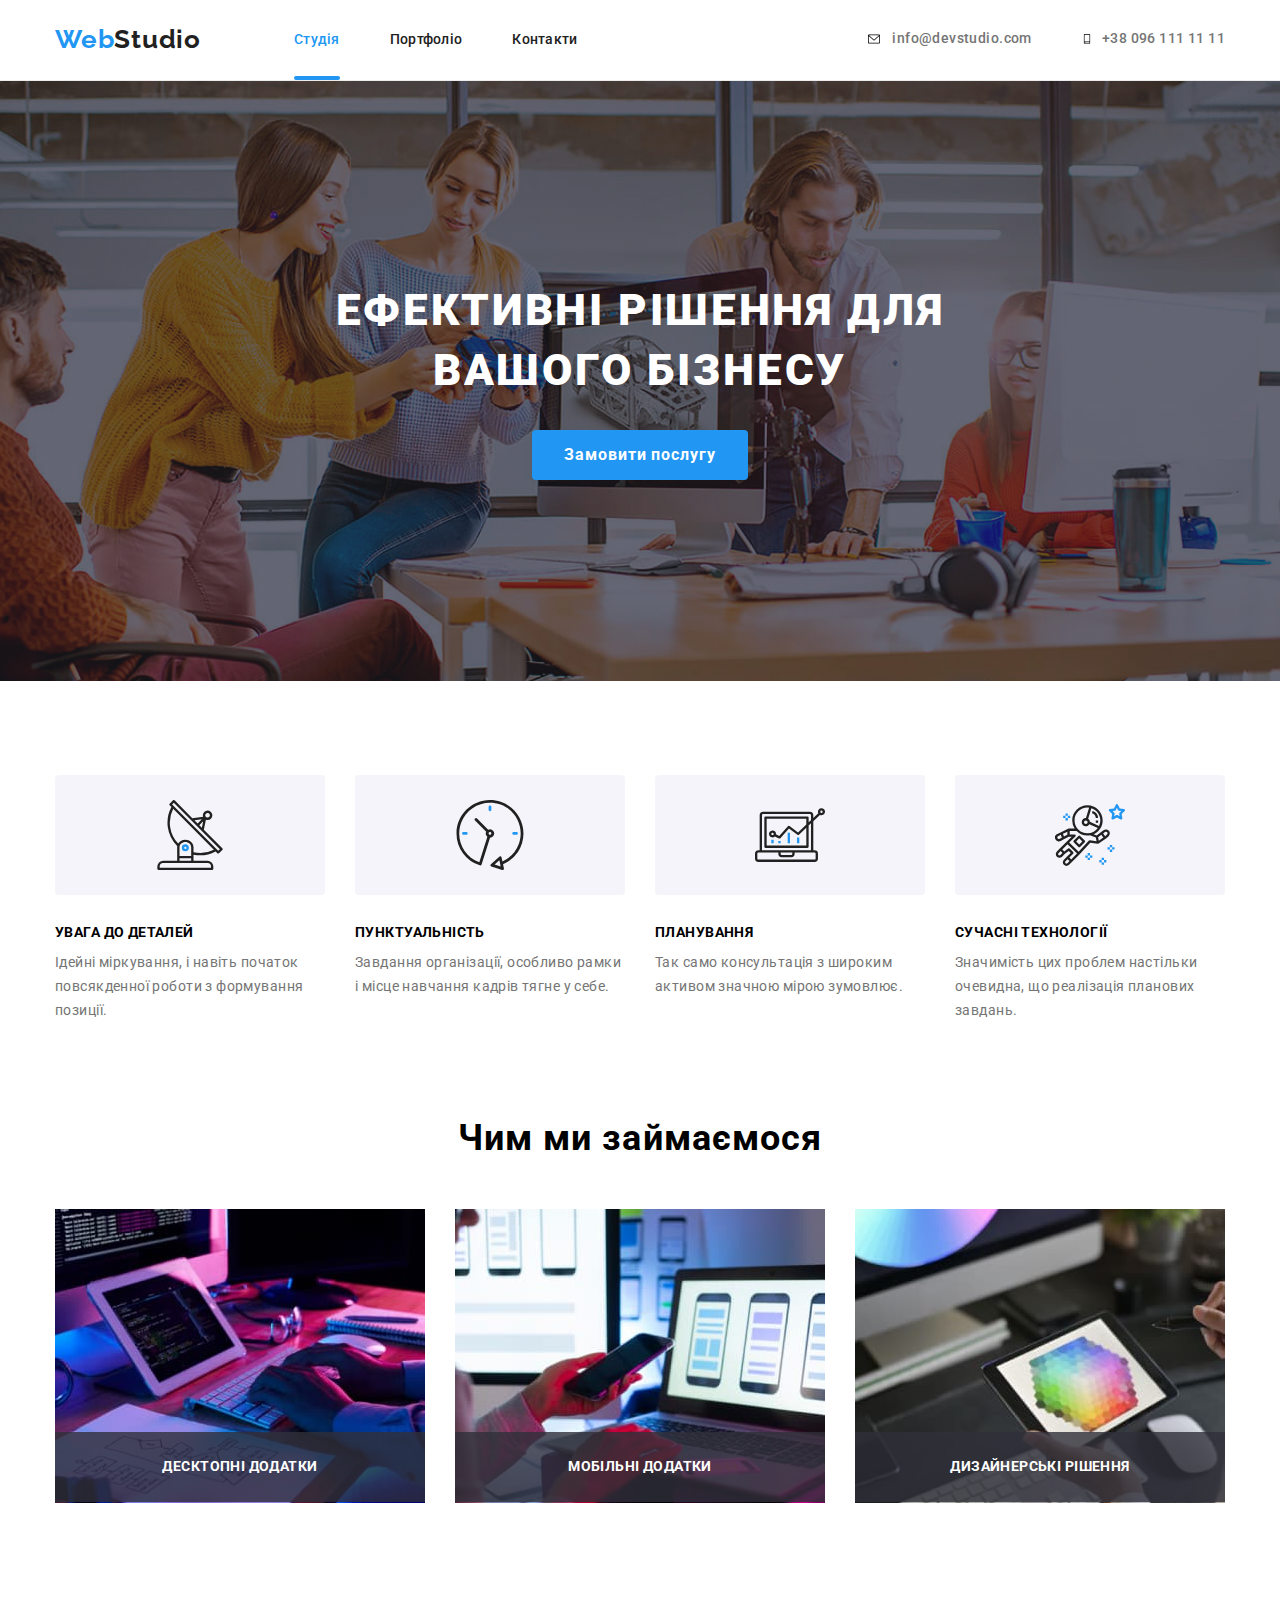
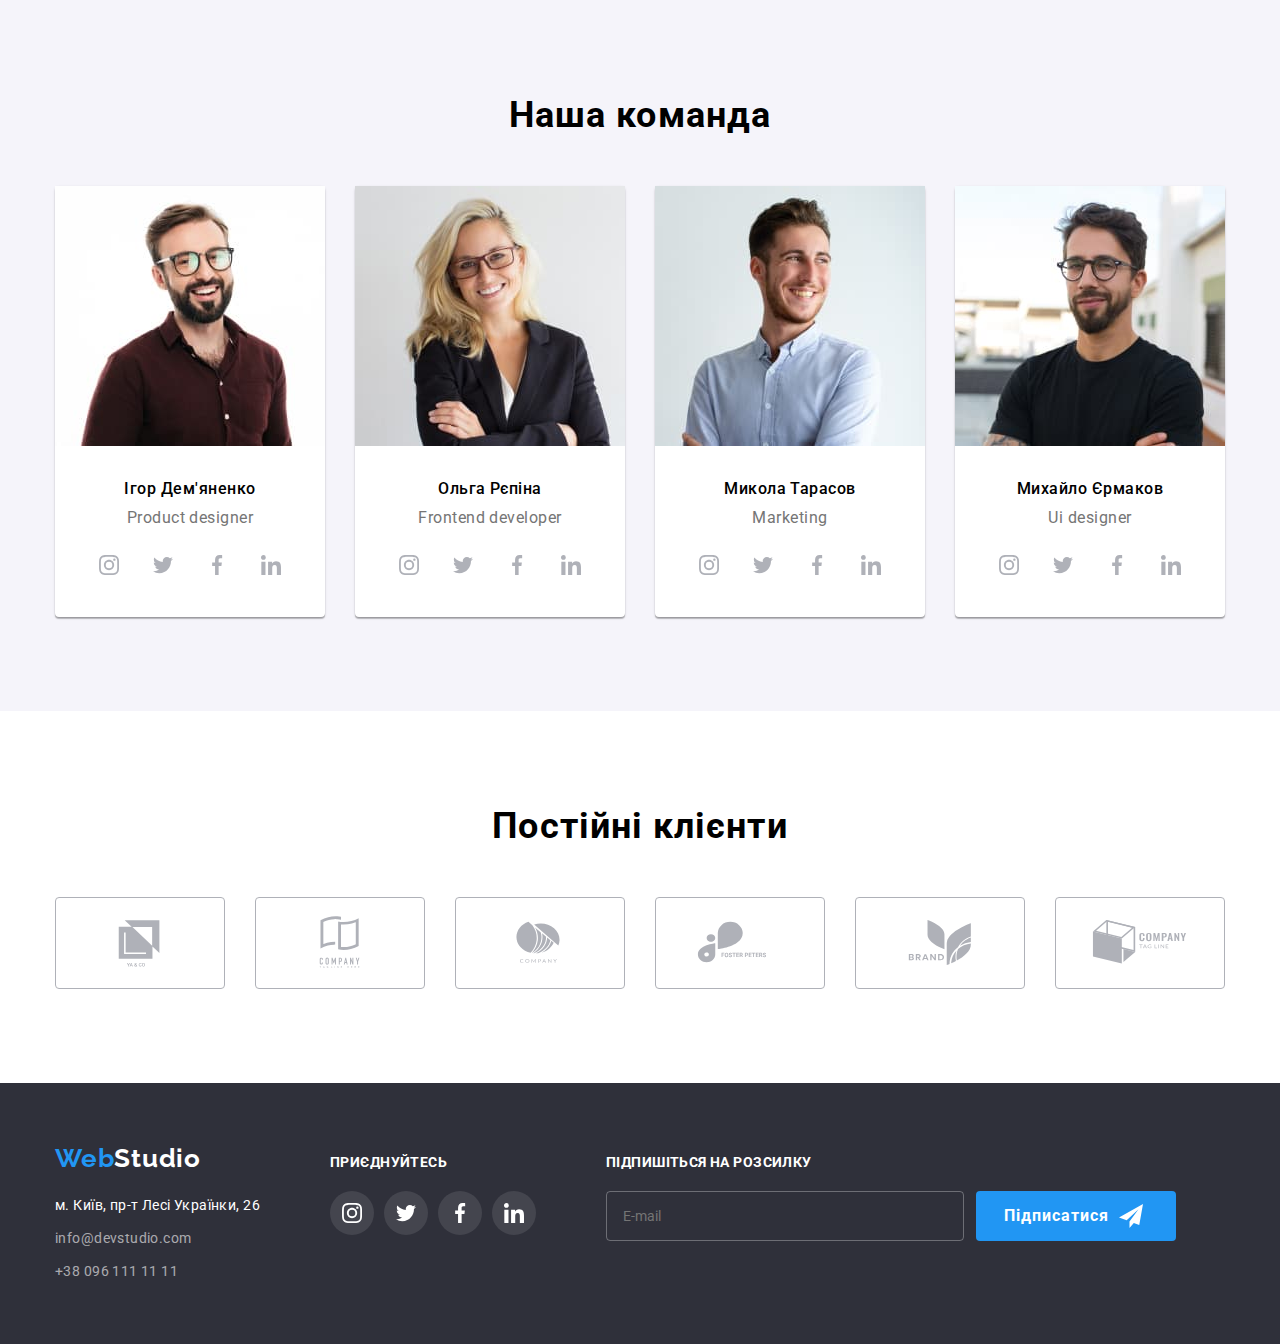
<file: index.html>
<!DOCTYPE html>
<html lang="uk">

<head>
    <meta charset="UTF-8">
    <meta http-equiv="X-UA-Compatible" content="IE=edge">
    <meta name="viewport" content="width=device-width, initial-scale=1.0">
    <title lang="en">WebStudio</title>
    <link rel="stylesheet"
        href="https://cdnjs.cloudflare.com/ajax/libs/modern-normalize/1.1.0/modern-normalize.min.css">
    <link rel="preconnect" href="https://fonts.googleapis.com">
    <link rel="preconnect" href="https://fonts.gstatic.com" crossorigin>
    <link
        href="https://fonts.googleapis.com/css2?family=Raleway:wght@700&family=Roboto:wght@400;500;700;900&display=swap"
        rel="stylesheet">
        <link rel="stylesheet" href="./css/main.min.css">
</head>

<body>
    <header class="header">
        <div class="container">
            <div class="header__container">
                <nav class="header__menu">
                    <a href="./index.html" class="header__logo">
                        <span class="header__logo--blue">web</span><span class="header__logo--black">Studio</span>
                    </a>
                    <ul class="header__nav">
                        <li>
                            <a href="./index.html" class="header__list--link header__list-emphasis">Студія</a>
                        </li>
                        <li>
                            <a href="./portfolio.html" class="header__list--link">Портфоліо</a>
                        </li>
                        <li>
                            <a href="#" class="header__list--link">Контакти</a>
                        </li>
                    </ul>
                </nav>
                <ul class="header__contacts">
                    <li>
                        <a href="mailto:info@devstudio.com" class="header__contact">
                            <span class="header__contact--position">
                                <svg width="16" height="12">
                                    <use href="./images/icons.svg#icon-envelope-hover"></use>
                                </svg>
                            info@devstudio.com</span></a>
                    </li>
                    <li>
                        <a href="tel:+380961111111" class="header__contact">
                            <span class="header__contact--position">
                                <svg width="10" height="16">
                                    <use href="./images/icons.svg#icon-smartphone"></use>
                                </svg>
                                +38 096 111 11 11</span></a>
                    </li>
                </ul>
            </div>
        </div>
    </header>
    <main>
        <section class="hero-section">
            <div class="container">
                <h1 class="hero-section__title">Ефективні рішення для вашого бізнесу</h1>
                <button type="button" class="hero-section__button" data-modal-open>Замовити послугу</button>
            </div>
        </section>
        <section class="benefits-section">
            <div class="container">
                <div class="benefits-section__container">
                    <ul class="benefits-section__list">
                        <li>
                            <div class="benefits-section__card">
                                <svg width="70" height="70">
                                    <use href="./images/icons.svg#icon-antenna-1"></use>
                                </svg>
                            </div>
                            <h3 class="benefits-section__title">
                                Увага до деталей
                            </h3>
                            <p class="benefits-section__paragraph">Ідейні міркування, і навіть початок повсякденної роботи з
                                формування позиції.</p>
                        </li>
                        <li>
                            <div class="benefits-section__card">
                                <svg width="70" height="70">
                                        <use href="./images/icons.svg#icon-clock-1"></use>
                                    </svg>
                                </span>
                            </div>
                            <h3 class="benefits-section__title">
                                Пунктуальність
                            </h3>
                            <p class="benefits-section__paragraph">Завдання організації, особливо рамки і місце навчання кадрів тягне
                                у себе.</p>
                        </li>
                        <li>
                        <div class="benefits-section__card">
                            <svg width="70" height="70">
                                        <use href="./images/icons.svg#icon-diagram-1"></use>
                                    </svg>
                                </span>
                            </div>
                            <h3 class="benefits-section__title">
                                Планування
                            </h3>
                            <p class="benefits-section__paragraph">Так само консультація з широким активом значною мірою зумовлює.
                            </p>
                        </li>
                        <li>
                                <div class="benefits-section__card">
                                <svg width="70" height="70">
                                        <use href="./images/icons.svg#icon-astronaut-1"></use>
                                    </svg>
                                </span>
                            </div>
                            <h3 class="benefits-section__title">
                                Сучасні технології
                            </h3>
                            <p class="benefits-section__paragraph">Значимість цих проблем настільки очевидна, що реалізація планових
                                завдань.</p>
                        </li>
                    </ul>
                </div>
            </div>
        </section>
        <section class="product-section">
            <div class="container">
                <h2 class="product-section__title">Чим ми займаємося</h2>
                <ul class="product-section__list">
                    <li><img class="product-section__img" src="./images/box1.jpg"
                            alt="Людина пише код на клавіатурі використовуючи планшет">
                        <div class="product-section__background">
                            <h3 class="product-section__description">Десктопні додатки</h3>
                        </div></li>
                    <li><img class="product-section__img" src="./images/box2.jpg"
                            alt="Людина тримає в руці телефон. Паралельно дивиться на екран, на якому зображено 3 макети дизайну мобільних версій веб додатку">
                            <div class="product-section__background">
                                <h3 class="product-section__description">Мобільні додатки</h3>
                            </div>
                    </li>
                    <li><img class="product-section__img" src="./images/box3.jpg"
                            alt="Людина тримає в руках планшет та стілус. На планшеті зобрежено палітра кольорів">
                        <div class="product-section__background">
                            <h3 class="product-section__description">Дизайнерські рішення</h3>
                        </div></li>
                </ul>
            </div>
        </section>
        <section class="team-section">
            <div class="container">
                <h2 class="team-section__title">Наша команда</h2>
                <ul class="team-section__list">
                    <li class="team-section__card">
                        <img class="team-section__img" src="./images/img.jpg"
                            alt="Усміхнений молодий чорнявий чоловік з бородою та в окулярах">
                        <div class="team-section__element">
                            <h3 class="team-section__element--name">Ігор Дем'яненко</h3>
                            <p lang="en" class="team-section__element--description">Product designer</p>
                            <ul class="team-section__social">
                                <li><a href="" class="team-section__link">
                                    <svg class="team-section__icon" width="20" height="">
                                        <use href="./images/icons.svg#icon-instagram-2"></use>
                                    </svg>
                                </a></li>
                                <li><a href="" class="team-section__link">
                                    <svg class="team-section__icon" width="20" height="">
                                        <use href="./images/icons.svg#icon-twitter-1"></use>
                                    </svg>
                                </a></li>
                                <li><a href="" class="team-section__link">
                                    <svg class="team-section__icon" width="20" height="">
                                        <use href="./images/icons.svg#icon-facebook-1"></use>
                                    </svg>
                                </a></li>
                                <li><a href="" class="team-section__link">
                                    <svg  class="team-section__icon"width="20" height="">
                                        <use href="./images/icons.svg#icon-linkedin-1"></use>
                                    </svg>
                                </a>
                            </li>
                            </ul>
                    </div>
                    </li>
                    <li class="team-section__card">
                        <img class="team-section__img" src="./images/img(1).jpg"
                            alt="Усміхнена молода блондинка в окулярах та схрещеними руками на грудях">
                        <div class="team-section__element">
                            <h3 class="team-section__element--name">Ольга Рєпіна</h3>
                            <p lang="en" class="team-section__element--description">Frontend developer</p>
                            <ul class="team-section__social">
                                <li><a href="" class="team-section__link">
                                        <svg class="team-section__icon" width="20" height="">
                                            <use href="./images/icons.svg#icon-instagram-2"></use>
                                        </svg>
                                    </a></li>
                                <li><a href="" class="team-section__link">
                                        <svg class="team-section__icon" width="20" height="">
                                            <use href="./images/icons.svg#icon-twitter-1"></use>
                                        </svg>
                                    </a></li>
                                <li><a href="" class="team-section__link">
                                        <svg class="team-section__icon" width="20" height="">
                                            <use href="./images/icons.svg#icon-facebook-1"></use>
                                        </svg>
                                    </a></li>
                                <li><a href="" class="team-section__link">
                                        <svg class="team-section__icon" width="20" height="">
                                            <use href="./images/icons.svg#icon-linkedin-1"></use>
                                        </svg>
                                    </a>
                                </li>
                            </ul>
                        </div>
                    </li>
                    <li class="team-section__card">
                        <img class="team-section__img" src="./images/img(2).jpg" alt="Усміхнений молодий чорнявий чоловік">
                        <div class="team-section__element">
                            <h3 class="team-section__element--name">Микола Тарасов</h3>
                            <p lang="en" class="team-section__element--description">Marketing</p>
                            <ul class="team-section__social">
                                <li><a href="" class="team-section__link">
                                        <svg class="team-section__icon" width="20" height="">
                                            <use href="./images/icons.svg#icon-instagram-2"></use>
                                        </svg>
                                    </a></li>
                                <li><a href="" class="team-section__link">
                                        <svg class="team-section__icon" width="20" height="">
                                            <use href="./images/icons.svg#icon-twitter-1"></use>
                                        </svg>
                                    </a></li>
                                <li><a href="" class="team-section__link">
                                        <svg class="team-section__icon" width="20" height="">
                                            <use href="./images/icons.svg#icon-facebook-1"></use>
                                        </svg>
                                    </a></li>
                                <li><a href="" class="team-section__link">
                                        <svg class="team-section__icon" width="20" height="">
                                            <use href="./images/icons.svg#icon-linkedin-1"></use>
                                        </svg>
                                    </a>
                                </li>
                            </ul>
                        </div>
                    </li>
                    <li class="team-section__card">
                        <img class="team-section__img" src="./images/img(3).jpg" alt="Чорнявий чоловік в окулярах з посмішкою">
                        <div class="team-section__element">
                            <h3 class="team-section__element--name">Михайло Єрмаков</h3>
                            <p lang="en" class="team-section__element--description">Ui designer</p>
                            <ul class="team-section__social">
                                <li><a href="" class="team-section__link">
                                        <svg class="team-section__icon" width="20" height="">
                                            <use href="./images/icons.svg#icon-instagram-2"></use>
                                        </svg>
                                    </a></li>
                                <li><a href="" class="team-section__link">
                                        <svg class="team-section__icon" width="20" height="">
                                            <use href="./images/icons.svg#icon-twitter-1"></use>
                                        </svg>
                                    </a></li>
                                <li><a href="" class="team-section__link">
                                        <svg class="team-section__icon" width="20" height="">
                                            <use href="./images/icons.svg#icon-facebook-1"></use>
                                        </svg>
                                    </a></li>
                                <li><a href="" class="team-section__link">
                                        <svg class="team-section__icon" width="20" height="">
                                            <use href="./images/icons.svg#icon-linkedin-1"></use>
                                        </svg>
                                    </a>
                                </li>
                            </ul>
                        </div>
                    </li>
                </ul>
            </div>
        </section>
        <section class="clients-section">
            <div class="container">
                <h2 class="clients-section__title">Постійні клієнти</h2>
                <ul class="clients-section__list">
                    <li class="clients-section__item">
                        <a href="" class="clients-section__link">
                            <svg width="106" height="60" class="clients-section__icon">
                                <use href="./images/icons.svg#icon-Logo-6"></use>
                            </svg>
                        </a>
                    </li>
                    <li class="clients-section__item">
                        <a href="" class="clients-section__link">
                            <svg width="106" height="60" class="clients-section__icon">
                                <use href="./images/icons.svg#icon-Logo-7"></use>
                            </svg>
                        </a>
                    </li>
                    <li class="clients-section__item">
                        <a href="" class="clients-section__link">
                            <svg width="106" height="60" class="clients-section__icon">
                                <use href="./images/icons.svg#icon-Logo-8"></use>
                            </svg>
                        </a>
                    </li>
                    <li class="clients-section__item">
                        <a href="" class="clients-section__link">
                            <svg width="106" height="60" class="clients-section__icon">
                                <use href="./images/icons.svg#icon-Logo-9"></use>
                            </svg>
                        </a>
                    </li>
                    <li class="clients-section__item">
                        <a href="" class="clients-section__link">
                            <svg width="106" height="60" class="clients-section__icon">
                                <use href="./images/icons.svg#icon-Logo-10"></use>
                            </svg>
                        </a>
                    </li>
                    <li class="clients-section__item">
                        <a href="" class="clients-section__link">
                            <svg width="106" height="60" class="clients-section__icon">
                                <use href="./images/icons.svg#icon-Logo-11"></use>
                            </svg>
                        </a>
                    </li>
                </ul>
            </div>
        </section>
    </main>
    <footer class="footer">
        <div class="container">
            <ul class="footer__list">
                <li>
                    <a href="./index.html" class="footer__logo">
                        <span class="footer__logo--blue">Web</span><span
                            class="footer__logo--white">Studio</span></a>
                    <address class="footer__address">м. Київ, пр-т Лесі Українки, 26</address>
                    <ul class="footer__contacts">
                        <li class="footer__distance"><a class="footer__contact" href="mailto:info@devstudio.com" >info@devstudio.com</a></li>
                        <li class="footer__distance"><a class="footer__contact" href="tel:+380961111111" >+38 096 111 11 11</a></li>
                    </ul>
                </li>
                <li>
                    <p class="footer__title">приєднуйтесь</p>
                        <ul class="footer__social">
                            <li>
                                <a href="" class="footer__social--background">
                                    <svg width="20" height="20" class="footer__social--icon">
                                        <use href="./images/icons.svg#icon-instagram-2"></use>
                                    </svg>
                                </a>
                            </li>
                            <li>
                                <a href="" class="footer__social--background">
                                    <svg width="20" height="20" class="footer__social--icon">
                                        <use href="./images/icons.svg#icon-twitter-1"></use>
                                    </svg>
                                </a>
                            </li>
                            <li class="net-item-footer">
                                <a href="" class="footer__social--background">
                                    <svg width="20" height="20" class="footer__social--icon">
                                        <use href="./images/icons.svg#icon-facebook-1"></use>
                                    </svg>
                                </a>
                            </li>
                            <li class="net-item-footer">
                                <a href="" class="footer__social--background">
                                    <svg width="20" height="20" class="footer__social--icon">
                                        <use href="./images/icons.svg#icon-linkedin-1"></use>
                                    </svg>
                                </a>
                            </li>
                        </ul>
                </li>
                <li>
                    <p class="footer__title">Підпишіться на розсилку</p>
                    <form class="footer__form" name="sign-up-mail" autocomplete="on"> 
                        <label for="sign-email"> 
                            <input 
                            class="footer__form--input" 
                            type="email" 
                            name="sign-email" 
                            id="sign-email"
                            placeholder="E-mail"/>
                        </label>
                        <button class="footer__form--button" type="submit">
                            <span class="footer__form--text">
                            Підписатися
                            </span>
                            <svg width="24" height="24" class="footer__form--icon">
                                <use href="./images/icons.svg#icon-icon-send"></use>
                            </svg>
                        </button>
                    </form>
                </li>
            </ul>
        </div>
    </footer>
    <div class="backdrop is-hidden" data-modal>
        <div class="modal">
            <button class="modal__button--close" type="button" data-modal-close>
            <div class="modal__button--item">
                <svg width="18" height="18" class="modal__button--icon">
                    <use href="./images/icons.svg#icon-close-black"></use>
                </svg>
            </div>
            </button>
            <p class="modal__title">Залиште свої дані, ми вам передзвонимо</p>
            <form class="modal__form" name="modal-form" autocomplete="on"> 
                <label class="model__form--label" for="person-name">Ім'я</label>
                <div class="model__form--control">
                    <input 
                    class="modal__form--input" 
                    type="text" 
                    name="person-name"
                    id="person-name"/>
                    <svg width="15" height="15" class="modal__form--icon">
                        <use href="./images/icons.svg#icon-person-black"></use>
                    </svg>
                    </div>
                    <label class="model__form--label" for="person-phone">Телефон</label>
                    <div class="model__form--control">
                        <input 
                        class="modal__form--input" 
                        type="tel" 
                        name="person-phone" 
                        id="person-phone" />
                        <svg width="15" height="15" class="modal__form--icon">
                            <use href="./images/icons.svg#icon-phone-black"></use>
                        </svg>
                    </div>
                    <label class="model__form--label" for="person-email">Пошта</label>
                    <div class="model__form--control">
                        <input 
                        class="modal__form--input" 
                        type="email" name="person-email" id="person-email" />
                        <svg width="15" height="15" class="modal__form--icon">
                            <use href="./images/icons.svg#icon-email-black"></use>
                         </svg>
                    </div>
                    <label class="model__form--label" for="comment">Коментар</label>
                    <textarea class="modal__form--textarea" id="comment" name="comment" placeholder="Введіть текст"></textarea>

                    <label class="modal__checkbox" for="checkbox-input">
                        Погоджуюся з розсилкою та приймаю
                        <a class="modal__link" href="#">Умови договору</a>
                    <input 
                    class="modal__checkbox--checked visually-hidden" 
                    id="checkbox-input" 
                    type="checkbox" 
                    name="terms-checkbox">
                    <span class="modal__item--checked"></span> 
                    </label>
                    <button class="modal__button" type="submit">
                        <span class="modal__button--text">
                            Відправити
                        </span>
                    </button>
            </form>
        </div>
    </div>
    <script src="./js/modal.js"></script>
</body>
</html>
</file>
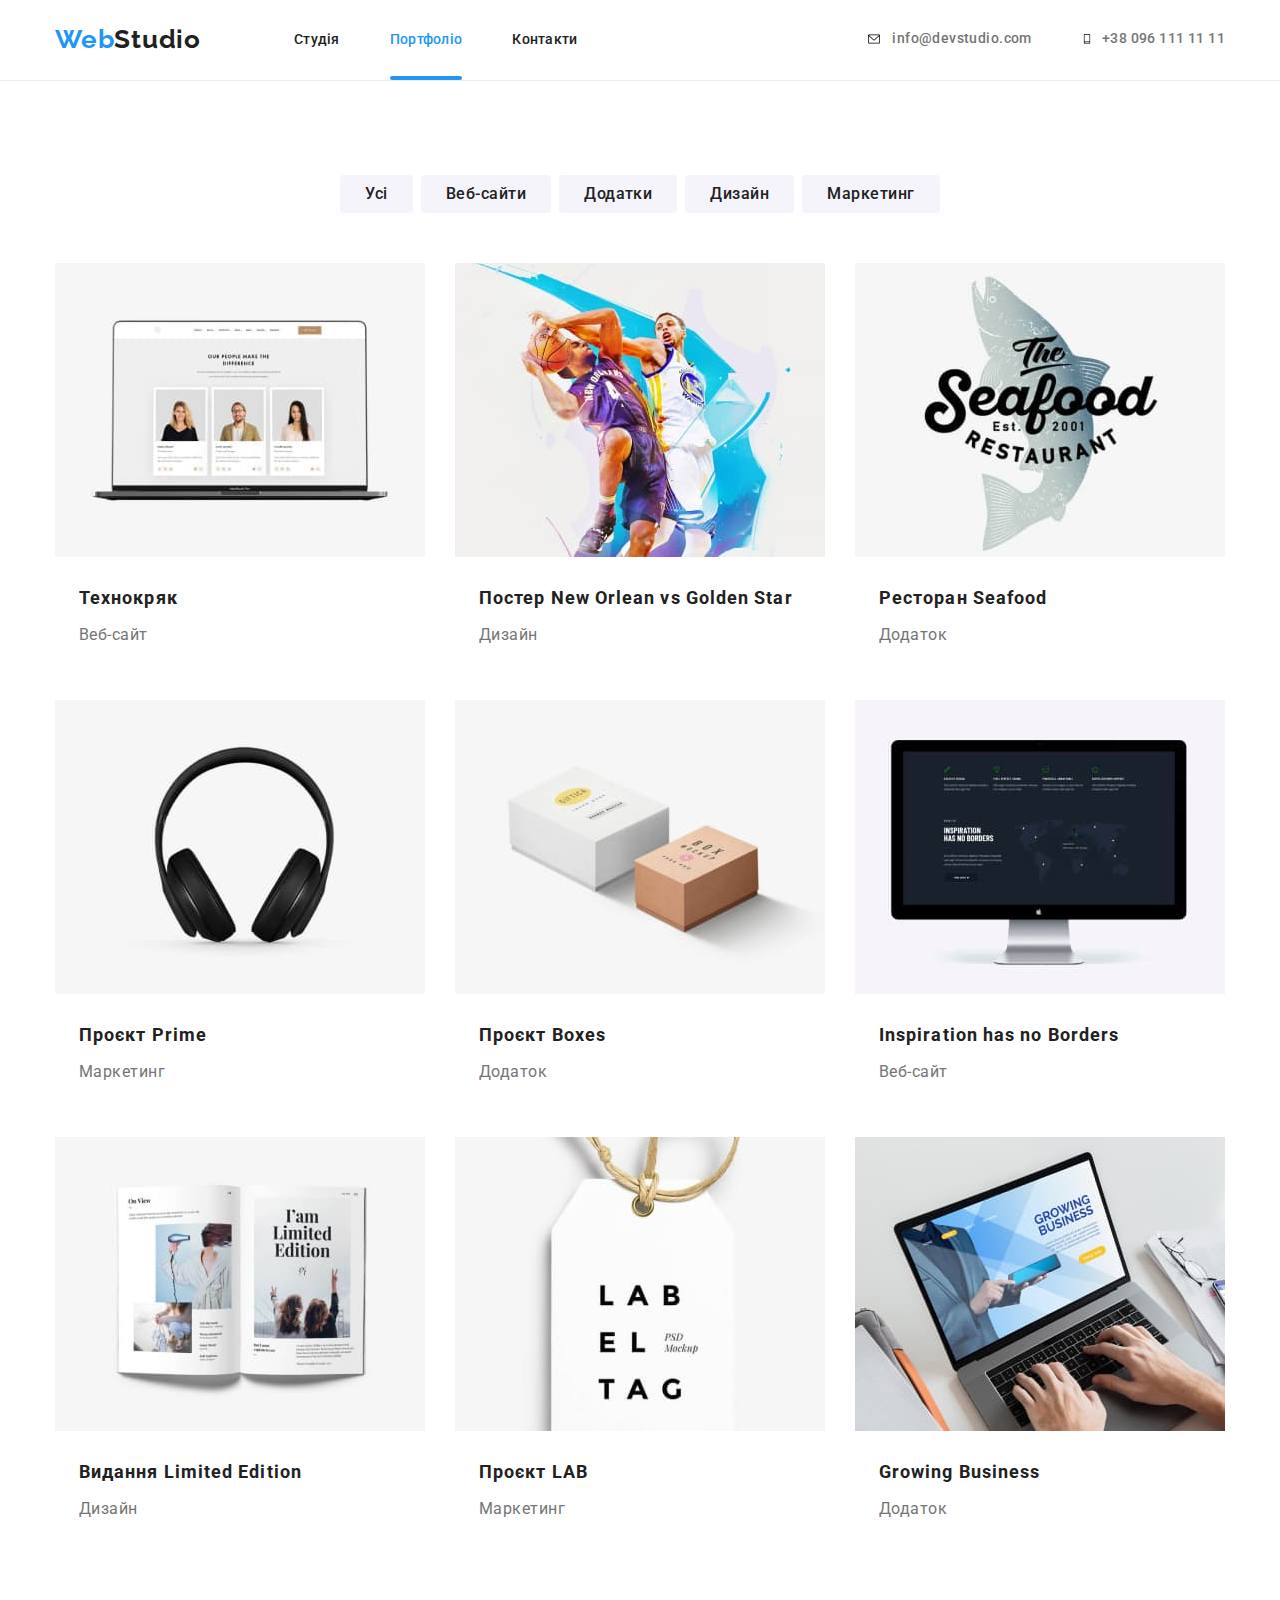
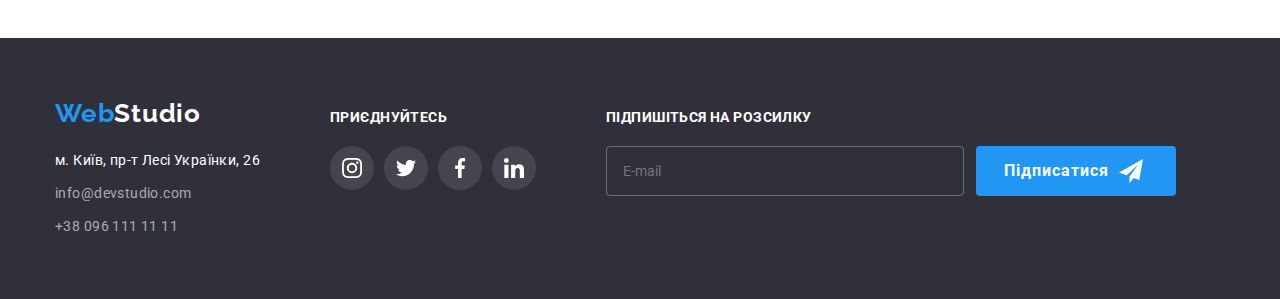
<file: portfolio.html>
<!DOCTYPE html>
<html lang="uk">
<head>
    <meta charset="UTF-8">
    <meta http-equiv="X-UA-Compatible" content="IE=edge">
    <meta name="viewport" content="width=device-width, initial-scale=1.0">
    <title lang="en">WebStudio</title>
    <link rel="stylesheet" href="https://cdnjs.cloudflare.com/ajax/libs/modern-normalize/1.1.0/modern-normalize.min.css">
    <link rel="preconnect" href="https://fonts.googleapis.com">
    <link rel="preconnect" href="https://fonts.gstatic.com" crossorigin>
    <link href="https://fonts.googleapis.com/css2?family=Raleway:wght@700&family=Roboto:wght@400;500;700&display=swap"
        rel="stylesheet">
    <link rel="stylesheet" href="./css/main.min.css">
    </head>
    
    <body>
        <header class="header">
            <div class="container">
                <div class="header__container">
                    <nav class="header__menu">
                        <a href="./index.html" class="header__logo">
                            <span class="header__logo--blue">web</span><span class="header__logo--black">Studio</span>
                        </a>
                        <ul class="header__nav">
                            <li>
                                <a href="./index.html" class="header__list--link">Студія</a>
                            </li>
                            <li>
                                <a href="./portfolio.html" class="header__list--link header__list-emphasis">Портфоліо</a>
                            </li>
                            <li>
                                <a href="#" class="header__list--link">Контакти</a>
                            </li>
                        </ul>
                    </nav>
                    <ul class="header__contacts">
                        <li>
                            <a href="mailto:info@devstudio.com" class="header__contact">
                                <span class="header__contact--position">
                                    <svg width="16" height="12">
                                        <use href="./images/icons.svg#icon-envelope-hover"></use>
                                    </svg>
                                    info@devstudio.com</span></a>
                        </li>
                        <li>
                            <a href="tel:+380961111111" class="header__contact">
                                <span class="header__contact--position">
                                    <svg width="10" height="16">
                                        <use href="./images/icons.svg#icon-smartphone"></use>
                                    </svg>
                                    +38 096 111 11 11</span></a>
                        </li>
                    </ul>
                </div>
            </div>
        </header>
    <main>
        <section class="portfolio-section">
            <div class="container">
            <ul class="portfolio-section__filter">
                <li>
                    <button class="portfolio-section__button" type="button" >Усі</button>
                </li>
                <li>
                    <button class="portfolio-section__button" type="button" >Веб-сайти</button>
                </li>
                <li>
                    <button class="portfolio-section__button" type="button" >Додатки</button>
                </li>
                <li>
                    <button class="portfolio-section__button" type="button" >Дизайн</button>
                </li>
                <li>
                    <button class="portfolio-section__button" type="button" >Маркетинг</button>
                </li>
            </ul>
            <ul class="portfolio-section__list">
                <li class="portfolio-section__item">
                <div class="portfolio-section__container">
                    <img class="portfolio-section__img" src="./images/port1.jpg"
                        alt="Комп'ютер macbook pro, на екрані йокого зображено сторінку сайту з фотографіями людей">
                        <div class="portfolio-section__box--overline">
                            <p class="portfolio-section__text--overline">
                                Ресурс пропонує комплексні пропозиції з різним рівнем функціоналу та сервісів. Все це дозволить відвідувачу
                                отримати
                                вичерпні відомості про компанію чи приватну особу.
                            </p>
                        </div>
                        </div>
                    <div class="portfolio-section_card">
                        <h2 class="portfolio-section__title">
                            <spam class="portfolio-section__title--capitalize">технокряк</spam>
                        </h2>
                        <p class="portfolio-section__description">
                            Веб-сайт
                        </p>
                </div>
                </li>
                <li class="portfolio-section__item">
                    <div class="portfolio-section__container">
                        <img class="portfolio-section__img" src="./images/port2.jpg" alt="Постер на якому двоє професійних баскетболістів борються за м'яч">
                        <div class="portfolio-section__box--overline">
                            <p class="portfolio-section__text--overline">
                                Ресурс пропонує комплексні пропозиції з різним рівнем функціоналу та сервісів. Все це дозволить відвідувачу
                                отримати
                                вичерпні відомості про компанію чи приватну особу.
                            </p>
                        </div>
                        </div>
                        <div class="portfolio-section_card">
                            <h2 class="portfolio-section__title">
                                <spam class="portfolio-section__title--capitalize">постер</spam><span lang="en" class="portfolio-section__title--capitalize"> new orlean </span><span
                                    lang="en">vs</span>
                                <spam lang="en" class="portfolio-section__title--capitalize">golden star</span>
                            </h2>
                            <p class="portfolio-section__description">
                                Дизайн
                            </p>
                        </div> 
                </li>
                <li class="portfolio-section__item">
                    <div class="portfolio-section__container">
                        <img class="portfolio-section__img" src="./images/port3.jpg"
                            alt="Зображено логотип ресторану seafood, а саме рибу на фоні якої написана назва ресторану">
                        <div class="portfolio-section__box--overline">
                            <p class="portfolio-section__text--overline">
                                Ресурс пропонує комплексні пропозиції з різним рівнем функціоналу та сервісів. Все це дозволить відвідувачу
                                отримати
                                вичерпні відомості про компанію чи приватну особу.
                            </p>
                        </div>
                        </div>
                        <div class="portfolio-section_card">
                            <h2 class="portfolio-section__title">
                                Ресторан <span lang="en" class="portfolio-section__title--capitalize">seafood</span>
                            </h2>
                            <p class="portfolio-section__description">
                                Додаток
                            </p>
                        </div>
                        </li>
                        <li class="portfolio-section__item">
                            <div class="portfolio-section__container">
                                <img portfolio-section__img src="./images/port4.jpg" alt="Чорні великі навушники">
                                <div class="portfolio-section__box--overline">
                                    <p class="portfolio-section__text--overline">
                                        Ресурс пропонує комплексні пропозиції з різним рівнем функціоналу та сервісів. Все це дозволить відвідувачу
                                        отримати
                                        вичерпні відомості про компанію чи приватну особу.
                                    </p>
                                </div>
                                </div>
                                <div class="portfolio-section_card">
                                    <h2 class="portfolio-section__title">
                                        Проєкт <span lang="en" class="portfolio-section__title--capitalize">prime</span>
                                    </h2>
                                    <p class="portfolio-section__description">
                                        Маркетинг
                                    </p>
                                </div> 
                </li>
                <li class="portfolio-section__item">
                    <div class="portfolio-section__container">
                        <img portfolio-section__img src="./images/port5.jpg" alt="Дві коробки зліва направо. Перша біла і більша, друга коричнева і менша">
                        <div class="portfolio-section__box--overline">
                            <p class="portfolio-section__text--overline">
                                Ресурс пропонує комплексні пропозиції з різним рівнем функціоналу та сервісів. Все це дозволить відвідувачу
                                отримати
                                вичерпні відомості про компанію чи приватну особу.
                            </p>
                        </div>
                        </div>
                        <div class="portfolio-section_card">
                            <h2 class="portfolio-section__title">
                                Проєкт <span lang="en" class="portfolio-section__title--capitalize">boxes</span>
                            </h2>
                            <p class="portfolio-section__description">
                                Додаток
                            </p>
                        </div>
                </li>
                <li class="portfolio-section__item">
                    <div class="portfolio-section__container">
                        <img portfolio-section__img src="./images/port6.jpg"
                            alt="Манітор, на екрані якого зображено дизайн сайта в темному стилі з текстами та фото на ньому">
                        <div class="portfolio-section__box--overline">
                            <p class="portfolio-section__text--overline">
                                Ресурс пропонує комплексні пропозиції з різним рівнем функціоналу та сервісів. Все це дозволить відвідувачу
                                отримати
                                вичерпні відомості про компанію чи приватну особу.
                            </p>
                        </div>
                        </div>
                        <div class="portfolio-section_card">
                            <h2 class="portfolio-section__title">
                                <span lang="en">Inspiration has no <span class="portfolio-section__title--capitalize">borders</span> </span>
                            </h2>
                            <p class="portfolio-section__description">
                                Веб-сайт
                            </p>
                        </div>
                </li>
                <li class="portfolio-section__item">
                    <div class="portfolio-section__container"><img portfolio-section__img src="./images/port7.jpg"
                        alt="Журнал в розгорнутому вигляді, на якому зображені текстові заголовки та фотографії людей">
                    <div class="portfolio-section__box--overline">
                        <p class="portfolio-section__text--overline">
                            Ресурс пропонує комплексні пропозиції з різним рівнем функціоналу та сервісів. Все це дозволить відвідувачу
                            отримати
                            вичерпні відомості про компанію чи приватну особу.
                        </p>
                    </div>
                    </div>
                    <div class="portfolio-section_card">
                        <h2 class="portfolio-section__title">
                            Видання <span lang="en" class="portfolio-section__title--capitalize">limited edition</span>
                        </h2>
                        <p class="portfolio-section__description">
                            Дизайн
                        </p>
                    </div>
                </li>
                <li class="portfolio-section__item">
                    <div class="portfolio-section__container">
                        <img portfolio-section__img src="./images/port8.jpg" alt="Біла бірка на капроновій нитці з крупним написом lab el tag">
                        <div class="portfolio-section__box--overline">
                            <p class="portfolio-section__text--overline">
                                Ресурс пропонує комплексні пропозиції з різним рівнем функціоналу та сервісів. Все це дозволить відвідувачу
                                отримати
                                вичерпні відомості про компанію чи приватну особу.
                            </p>
                            </div>
                        </div>
                        <div class="portfolio-section_card">
                            <h2 class="portfolio-section__title">
                                Проєкт <span lang="en" class="portfolio-section__title--upper">lab</span>
                            </h2>
                            <p class="portfolio-section__description">
                                Маркетинг
                            </p>
                        </div>
                </li>
                <li class="portfolio-section__item">
                    <div class="portfolio-section__container">
                        <img portfolio-section__img src="./images/port9.jpg" alt="Комп'ютер, на екрані якого зображено веб-сайт бізнес компанії">
                        <div class="portfolio-section__box--overline">
                            <p class="portfolio-section__text--overline">
                                Ресурс пропонує комплексні пропозиції з різним рівнем функціоналу та сервісів. Все це дозволить відвідувачу
                                отримати
                                вичерпні відомості про компанію чи приватну особу.
                            </p>
                        </div>
                        </div>
                        <div class="portfolio-section_card">
                            <h2 class="portfolio-section__title">
                                <span lang="en" class="portfolio-section__title--capitalize">Growing business</span>
                            </h2>
                            <p class="portfolio-section__description">
                                Додаток
                            </p>
                        </div>
                </li>
            </ul>
            </div>
        </section>
    </main>
<footer class="footer">
    <div class="container">
        <ul class="footer__list">
            <li>
                <a href="./index.html" class="footer__logo">
                    <span class="footer__logo--blue">Web</span><span class="footer__logo--white">Studio</span></a>
                <address class="footer__address">м. Київ, пр-т Лесі Українки, 26</address>
                <ul class="footer__contacts">
                    <li class="footer__distance"><a class="footer__contact"
                            href="mailto:info@devstudio.com">info@devstudio.com</a></li>
                    <li class="footer__distance"><a class="footer__contact" href="tel:+380961111111">+38 096 111 11
                            11</a></li>
                </ul>
            </li>
            <li>
                <p class="footer__title">приєднуйтесь</p>
                <ul class="footer__social">
                    <li>
                        <a href="" class="footer__social--background">
                            <svg width="20" height="20" class="footer__social--icon">
                                <use href="./images/icons.svg#icon-instagram-2"></use>
                            </svg>
                        </a>
                    </li>
                    <li>
                        <a href="" class="footer__social--background">
                            <svg width="20" height="20" class="footer__social--icon">
                                <use href="./images/icons.svg#icon-twitter-1"></use>
                            </svg>
                        </a>
                    </li>
                    <li class="net-item-footer">
                        <a href="" class="footer__social--background">
                            <svg width="20" height="20" class="footer__social--icon">
                                <use href="./images/icons.svg#icon-facebook-1"></use>
                            </svg>
                        </a>
                    </li>
                    <li class="net-item-footer">
                        <a href="" class="footer__social--background">
                            <svg width="20" height="20" class="footer__social--icon">
                                <use href="./images/icons.svg#icon-linkedin-1"></use>
                            </svg>
                        </a>
                    </li>
                </ul>
            </li>
            <li>
                <p class="footer__title">Підпишіться на розсилку</p>
                <form class="footer__form" name="sign-up-mail" autocomplete="on">
                    <label for="sign-email">
                        <input class="footer__form--input" type="email" name="sign-email" id="sign-email"
                            placeholder="E-mail" />
                    </label>
                    <button class="footer__form--button" type="submit">
                        <span class="footer__form--text">
                            Підписатися
                        </span>
                        <svg width="24" height="24" class="footer__form--icon">
                            <use href="./images/icons.svg#icon-icon-send"></use>
                        </svg>
                    </button>
                </form>
            </li>
        </ul>
    </div>
</footer>
</body>
</html>
</file>
<file: css/main.min.css>
body{color:var(--color-primery);font-family:"Roboto",sans-serif;font-size:14px;font-weight:400;background-color:#fff}.container{max-width:1200px;padding-left:15px;padding-right:15px;margin:0 auto}.is-hidden{opacity:0;visibility:hidden;pointer-events:none;-webkit-transition:opacity 250ms,visibility 250ms;transition:opacity 250ms,visibility 250ms;-webkit-transition-timing-function:cubic-bezier(0.4, 0, 0.2, 1);transition-timing-function:cubic-bezier(0.4, 0, 0.2, 1)}.visually-hidden{position:absolute;width:1px;height:1px;margin:-1px;border:0;padding:0;white-space:nowrap;-webkit-clip-path:inset(100%);clip-path:inset(100%);clip:rect(0 0 0 0);overflow:hidden}:root{--color-pimery: #212121;--color-secondary: #757575;--color-accent: #2196F3}.benefits-section{background-color:#fff;padding-top:94px;padding-bottom:94px}.benefits-section__container{display:-webkit-box;display:-ms-flexbox;display:flex;-webkit-box-align:center;-ms-flex-align:center;align-items:center;-webkit-box-pack:center;-ms-flex-pack:center;justify-content:center}.benefits-section__list{list-style-type:none;display:-webkit-box;display:-ms-flexbox;display:flex;gap:30px;margin:0;padding:0}.benefits-section__card{width:270px;height:120px;display:-webkit-box;display:-ms-flexbox;display:flex;-webkit-box-align:center;-ms-flex-align:center;align-items:center;-webkit-box-pack:center;-ms-flex-pack:center;justify-content:center;border-radius:4px;background-color:#f5f4fa;margin-bottom:30px}.benefits-section__title{font-size:14px;font-weight:700;line-height:1.14;letter-spacing:.03em;text-transform:uppercase;margin:0}.benefits-section__paragraph{color:var(--color-secondary);line-height:1.71;letter-spacing:.03em;margin:10px 0 0 0}.clients-section{background-color:#fff;padding-top:94px;padding-bottom:94px}.clients-section__title{font-size:36px;line-height:1.17;font-weight:700;letter-spacing:.03em;text-align:center;margin:0 auto 0 auto}.clients-section__list{list-style-type:none;display:-webkit-box;display:-ms-flexbox;display:flex;-webkit-box-align:center;-ms-flex-align:center;align-items:center;-webkit-box-pack:center;-ms-flex-pack:center;justify-content:center;gap:30px;margin-top:50px;margin-bottom:0;padding:0;-webkit-transition:border 250ms,fill 250ms;transition:border 250ms,fill 250ms;-webkit-transition-timing-function:cubic-bezier(0.4, 0, 0.2, 1);transition-timing-function:cubic-bezier(0.4, 0, 0.2, 1)}.clients-section__item{width:170px;height:92px;display:-webkit-box;display:-ms-flexbox;display:flex;-webkit-box-pack:center;-ms-flex-pack:center;justify-content:center;-webkit-box-align:center;-ms-flex-align:center;align-items:center}.clients-section__link{display:-webkit-box;display:-ms-flexbox;display:flex;-webkit-box-align:center;-ms-flex-align:center;align-items:center;-webkit-box-pack:center;-ms-flex-pack:center;justify-content:center;width:100%;height:100%;border-radius:4px;border:1px solid #afb1b8;fill:#afb1b8}.clients-section__link:hover{border:1px solid var(--color-accent);fill:var(--color-accent)}.clients-section__link:focus{border:1px solid var(--color-accent);fill:var(--color-accent)}.clients-section__icon{-webkit-transition:fill 250ms;transition:fill 250ms}.footer{background-color:#2f303a;padding:60px 0 60px 0}.footer__list{list-style-type:none;display:-webkit-box;display:-ms-flexbox;display:flex;-webkit-box-align:baseline;-ms-flex-align:baseline;align-items:baseline;gap:70px;padding:0;margin:0;-webkit-box-pack:start;-ms-flex-pack:start;justify-content:start}.footer__logo{font-family:"Raleway",sans-serif;text-decoration:none;font-size:26px;line-height:1.19;font-weight:700;letter-spacing:.03em}.footer__logo--blue{color:var(--color-accent);text-transform:capitalize}.footer__logo--white{color:#fff;text-transform:capitalize}.footer__address{color:#fff;line-height:1.71;font-style:normal;letter-spacing:.03em;margin-top:20px}.footer__contacts{list-style-type:none;margin-top:0;margin-bottom:0;padding:0}.footer__distance{margin-top:9px}.footer__contact{color:rgba(255,255,255,.6);line-height:1.71;font-weight:400;letter-spacing:.03em;text-decoration:none;-webkit-transition:color 250ms;transition:color 250ms;-webkit-transition-timing-function:cubic-bezier(0.4, 0, 0.2, 1);transition-timing-function:cubic-bezier(0.4, 0, 0.2, 1)}.footer__contact:hover{color:var(--color-accent)}.footer__contact:focus{color:var(--color-accent)}.footer__title{font-weight:700;color:#fff;font-size:14px;line-height:1.14;letter-spacing:.03em;text-transform:uppercase;margin:0;padding:0}.footer__social{list-style-type:none;display:-webkit-box;display:-ms-flexbox;display:flex;-webkit-box-align:center;-ms-flex-align:center;align-items:center;-webkit-box-pack:center;-ms-flex-pack:center;justify-content:center;gap:10px;margin-top:20px;padding:0}.footer__social--background{width:44px;height:44px;display:-webkit-box;display:-ms-flexbox;display:flex;-webkit-box-align:center;-ms-flex-align:center;align-items:center;-webkit-box-pack:center;-ms-flex-pack:center;justify-content:center;border-radius:50%;background-color:rgba(255,255,255,.1);-webkit-transition:background-color 250ms;transition:background-color 250ms;-webkit-transition-timing-function:cubic-bezier(0.4, 0, 0.2, 1);transition-timing-function:cubic-bezier(0.4, 0, 0.2, 1)}.footer__social--background:hover{background-color:var(--color-accent)}.footer__social--background:focus{background-color:var(--color-accent)}.footer__social--icon{fill:#fff}.footer__form--text{margin-right:10px}.footer__form{display:-webkit-box;display:-ms-flexbox;display:flex;-webkit-box-align:center;-ms-flex-align:center;align-items:center;-webkit-box-pack:center;-ms-flex-pack:center;justify-content:center;gap:12px;margin:20px 0 0}.footer__form--input{width:358px;height:50px;background-color:rgba(33,150,243,0);border:1px solid rgba(255,255,255,.3);border-radius:4px;padding:16px;color:#fff}.footer__form--button{width:200px;height:50px;display:-webkit-box;display:-ms-flexbox;display:flex;-webkit-box-align:center;-ms-flex-align:center;align-items:center;position:relative;padding:10px 28px;border-radius:4px;font-family:"Roboto",sans-serif;background-color:var(--color-accent);font-size:16px;font-weight:700;line-height:1.87;letter-spacing:.06em;color:#fff;cursor:pointer;border:0px;text-align:center;margin-left:auto;margin-right:auto;-webkit-transition:background-color 250ms,-webkit-box-shadow 250ms;transition:background-color 250ms,-webkit-box-shadow 250ms;transition:background-color 250ms,box-shadow 250ms;transition:background-color 250ms,box-shadow 250ms,-webkit-box-shadow 250ms;-webkit-transition-timing-function:cubic-bezier(0.4, 0, 0.2, 1);transition-timing-function:cubic-bezier(0.4, 0, 0.2, 1)}.footer__form--button:hover{background-color:#188ce8;-webkit-box-shadow:0px 4px 4px rgba(0,0,0,.15);box-shadow:0px 4px 4px rgba(0,0,0,.15)}.footer__form--button:focus{background-color:#188ce8;-webkit-box-shadow:0px 4px 4px rgba(0,0,0,.15);box-shadow:0px 4px 4px rgba(0,0,0,.15)}.footer__form--icon{fill:#fff;right:28px}.header{position:relative;padding-top:24px;padding-bottom:25px;border-bottom:1px solid #ececec}.header__container{display:-webkit-box;display:-ms-flexbox;display:flex;-webkit-box-pack:justify;-ms-flex-pack:justify;justify-content:space-between;padding:0;-webkit-box-flex:1;-ms-flex-positive:1;flex-grow:1}.header__menu{display:-webkit-box;display:-ms-flexbox;display:flex;-webkit-box-align:center;-ms-flex-align:center;align-items:center;gap:93px;background-color:#fff;list-style-type:none}.header__logo{font-family:"Raleway",sans-serif;text-decoration:none;font-size:26px;line-height:1.19;font-weight:700;letter-spacing:.03em}.header__logo--blue{color:var(--color-accent);text-transform:capitalize}.header__logo--black{color:var(--color-pimery);text-transform:capitalize}.header__nav{display:-webkit-box;display:-ms-flexbox;display:flex;-webkit-box-align:center;-ms-flex-align:center;align-items:center;gap:50px;list-style-type:none;padding:0;margin:0}.header__list--link{position:relative;color:var(--color-pimery);font-weight:500;line-height:1.14;letter-spacing:.02em;text-decoration:none;-webkit-transition:color 250ms;transition:color 250ms;-webkit-transition-timing-function:cubic-bezier(0.4, 0, 0.2, 1);transition-timing-function:cubic-bezier(0.4, 0, 0.2, 1)}.header__list--link::after{content:"";display:block;position:absolute;bottom:-33px;width:100%;height:4px;background-color:var(--color-accent);border-radius:2px;opacity:0;-webkit-transition:opacity 250ms;transition:opacity 250ms;-webkit-transition-timing-function:cubic-bezier(0.4, 0, 0.2, 1);transition-timing-function:cubic-bezier(0.4, 0, 0.2, 1)}.header__list--link:hover::after{opacity:1}.header__list--link:hover{color:var(--color-accent)}.header__list--link:focus{color:var(--color-accent)}.header__list-emphasis{color:var(--color-accent)}.header__list-emphasis::after{content:"";display:block;position:absolute;bottom:-33px;width:100%;height:4px;background-color:var(--color-accent);border-radius:2px;opacity:1;-webkit-transition:opacity 250ms;transition:opacity 250ms;-webkit-transition-timing-function:cubic-bezier(0.4, 0, 0.2, 1);transition-timing-function:cubic-bezier(0.4, 0, 0.2, 1)}.header__contacts{display:-webkit-box;display:-ms-flexbox;display:flex;-webkit-box-align:center;-ms-flex-align:center;align-items:center;gap:50px;list-style-type:none;padding:0;margin:0}.header__contact{color:var(--color-secondary);line-height:1.14;font-weight:500;letter-spacing:.03em;text-decoration:none;-webkit-transition:color 250ms,fill 250ms;transition:color 250ms,fill 250ms;-webkit-transition-timing-function:cubic-bezier(0.4, 0, 0.2, 1);transition-timing-function:cubic-bezier(0.4, 0, 0.2, 1)}.header__contact:hover{color:var(--color-accent);fill:var(--color-accent)}.header__contact:focus{color:var(--color-accent);fill:var(--color-accent)}.header__contact--position{display:-webkit-box;display:-ms-flexbox;display:flex;-webkit-box-align:center;-ms-flex-align:center;align-items:center;-webkit-box-pack:center;-ms-flex-pack:center;justify-content:center;gap:10px}.hero-section{max-width:1600px;margin:0 auto;background-image:-webkit-gradient(linear, left top, left bottom, from(rgba(47, 48, 58, 0.4)), to(rgba(47, 48, 58, 0.4))),url("../images/hero-img.jpg");background-image:linear-gradient(rgba(47, 48, 58, 0.4), rgba(47, 48, 58, 0.4)),url("../images/hero-img.jpg");background-position:top;background-repeat:no-repeat;background-size:cover;height:600px;padding-top:200px;padding-bottom:200px}.hero-section__title{color:#fff;font-size:44px;line-height:1.36;font-weight:900;letter-spacing:.06em;text-align:center;text-transform:uppercase;max-width:696px;margin-top:0;margin-left:auto;margin-right:auto}.hero-section__button{display:-webkit-box;display:-ms-flexbox;display:flex;-webkit-box-align:center;-ms-flex-align:center;align-items:center;padding:10px 32px;border-radius:4px;font-family:"Roboto",sans-serif;background-color:var(--color-accent);font-size:16px;font-weight:700;line-height:1.87;letter-spacing:.06em;color:#fff;cursor:pointer;border:0px;text-align:center;margin-left:auto;margin-right:auto;-webkit-transition:background-color 250ms,-webkit-box-shadow 250ms;transition:background-color 250ms,-webkit-box-shadow 250ms;transition:background-color 250ms,box-shadow 250ms;transition:background-color 250ms,box-shadow 250ms,-webkit-box-shadow 250ms;-webkit-transition-timing-function:cubic-bezier(0.4, 0, 0.2, 1);transition-timing-function:cubic-bezier(0.4, 0, 0.2, 1)}.hero-section__button:hover{background-color:#188ce8;-webkit-box-shadow:0px 4px 4px rgba(0,0,0,.15);box-shadow:0px 4px 4px rgba(0,0,0,.15)}.hero-section__button:focus{background-color:#188ce8;-webkit-box-shadow:0px 4px 4px rgba(0,0,0,.15);box-shadow:0px 4px 4px rgba(0,0,0,.15)}.backdrop{position:fixed;top:0;left:0;z-index:1;width:100%;height:100%;background-color:rgba(0,0,0,.2);-webkit-transition:background-color 250ms,opacity 250ms,visibility 250ms;transition:background-color 250ms,opacity 250ms,visibility 250ms;-webkit-transition-timing-function:cubic-bezier(0.4, 0, 0.2, 1);transition-timing-function:cubic-bezier(0.4, 0, 0.2, 1)}.backdrop .modal{position:absolute;top:50%;left:50%;-webkit-transform:translate(-50%, -50%);transform:translate(-50%, -50%);background-color:#fff;width:528px;height:581px;padding:40px;-webkit-box-shadow:0px 1px 3px rgba(0,0,0,.12),0px 1px 1px rgba(0,0,0,.14),0px 2px 1px rgba(0,0,0,.2);box-shadow:0px 1px 3px rgba(0,0,0,.12),0px 1px 1px rgba(0,0,0,.14),0px 2px 1px rgba(0,0,0,.2);border-radius:4px;-webkit-transition:background-color 250ms,-webkit-box-shadow 250ms;transition:background-color 250ms,-webkit-box-shadow 250ms;transition:background-color 250ms,box-shadow 250ms;transition:background-color 250ms,box-shadow 250ms,-webkit-box-shadow 250ms;-webkit-transition-timing-function:cubic-bezier(0.4, 0, 0.2, 1);transition-timing-function:cubic-bezier(0.4, 0, 0.2, 1)}.backdrop .modal__button--close{position:absolute;top:8px;right:8px;width:30px;height:30px;border:1px solid rgba(0,0,0,.1);border-radius:50%;background-color:#fff;padding:0;margin:0}.backdrop .modal__button--item{display:-webkit-box;display:-ms-flexbox;display:flex;-webkit-box-align:center;-ms-flex-align:center;align-items:center;-webkit-box-pack:center;-ms-flex-pack:center;justify-content:center;cursor:pointer}.backdrop .modal__button--icon{fill:#000;margin:0;padding:0}.backdrop .modal__button--icon:hover{fill:var(--color-accent)}.backdrop .modal__title{color:var(--color-pimery);font-weight:700;font-size:20px;line-height:1.15;text-align:center;letter-spacing:.03em;margin:0 0 12px 0}.backdrop .modal__form{position:relative}.backdrop .model__form--label{color:var(--color-secondary);font-weight:400;font-size:12px;line-height:1.16;letter-spacing:.01em;margin-top:10px}.backdrop .model__form--label:first-child{margin-top:0}.backdrop .model__form--control{position:relative;margin-bottom:10px}.backdrop .modal__form--input{width:448px;height:40px;margin-top:4px;padding:0;border:1px solid rgba(33,33,33,.2);border-radius:4px;padding-left:42px;outline:none}.backdrop .modal__form--input:focus{border-color:var(--color-accent)}.backdrop .modal__form--input:focus+.modal__form--icon{border-color:var(--color-accent);fill:var(--color-accent)}.backdrop .modal__form--icon{position:absolute;left:15px;bottom:14px;fill:currentColor}.backdrop .modal__form--input:focus .modal__form--icon{fill:var(--color-accent)}.backdrop .modal__form--textarea{width:448px;height:120px;margin-top:4px;margin-bottom:20px;padding:0;border:1px solid rgba(33,33,33,.2);border-radius:4px;padding-left:42px;padding:12px 16px;font-weight:400;font-size:12px;line-height:1.16;letter-spacing:.01em;color:rgba(117,117,117,.5);resize:none}.backdrop .modal__form--textarea:focus{border-color:var(--color-accent);outline:none}.backdrop .modal__link{color:var(--color-accent)}.backdrop .modal__checkbox{position:relative;font-weight:400;font-size:14px;line-height:1.7;letter-spacing:.03em;color:var(--color-secondary);padding-left:38px}.backdrop .modal__item--checked{position:absolute;top:0;left:15px;width:16px;height:15px;border:2px solid var(--color-pimery);padding-left:10px}.backdrop .modal__checkbox--checked:checked+.modal__item--checked{display:-webkit-box;display:-ms-flexbox;display:flex;-webkit-box-align:center;-ms-flex-align:center;align-items:center;-webkit-box-pack:center;-ms-flex-pack:center;justify-content:center;background-color:#2196f3;background-image:url("../images/check-mark.svg");background-size:contain;background-origin:border-box;border-color:var(--color-accent);-webkit-transition:background-color 250ms,background-image 250ms;transition:background-color 250ms,background-image 250ms;-webkit-transition-timing-function:cubic-bezier(0.4, 0, 0.2, 1);transition-timing-function:cubic-bezier(0.4, 0, 0.2, 1)}.backdrop .modal__button{display:-webkit-box;display:-ms-flexbox;display:flex;-webkit-box-align:center;-ms-flex-align:center;align-items:center;-webkit-box-pack:center;-ms-flex-pack:center;justify-content:center;width:200px;height:50px;padding:10px 52px;border-radius:4px;font-family:"Roboto",sans-serif;background-color:var(--color-accent);font-size:16px;font-weight:700;line-height:1.87;letter-spacing:.06em;color:#fff;cursor:pointer;border:0px;text-align:center;margin-left:auto;margin-right:auto;margin-top:30px;-webkit-transition:background-color 250ms,-webkit-box-shadow 250ms;transition:background-color 250ms,-webkit-box-shadow 250ms;transition:background-color 250ms,box-shadow 250ms;transition:background-color 250ms,box-shadow 250ms,-webkit-box-shadow 250ms;-webkit-transition-timing-function:cubic-bezier(0.4, 0, 0.2, 1);transition-timing-function:cubic-bezier(0.4, 0, 0.2, 1)}.backdrop .modal__button--text{font-family:"Roboto";font-style:normal;font-weight:700;font-size:16px;line-height:1.8;letter-spacing:.06em}.backdrop .modal__button:hover{background-color:#188ce8;-webkit-box-shadow:0px 4px 4px rgba(0,0,0,.15);box-shadow:0px 4px 4px rgba(0,0,0,.15)}.backdrop .modal__button:focus{background-color:#188ce8;-webkit-box-shadow:0px 4px 4px rgba(0,0,0,.15);box-shadow:0px 4px 4px rgba(0,0,0,.15)}.product-section{background-color:#fff;padding-bottom:94px}.product-section__title{font-size:36px;line-height:1.17;font-weight:700;letter-spacing:.03em;text-align:center;margin:0 0 50px 0}.product-section__list{position:relative;list-style-type:none;display:-webkit-box;display:-ms-flexbox;display:flex;gap:30px;margin:0;padding:0}.product-section__img{max-width:370px;max-height:294px}.product-section__background{display:-webkit-box;display:-ms-flexbox;display:flex;-webkit-box-align:center;-ms-flex-align:center;align-items:center;-webkit-box-pack:center;-ms-flex-pack:center;justify-content:center;position:absolute;bottom:4px;width:370px;height:70px;background-color:rgba(47,48,58,.8)}.product-section__description{color:#fff;font-size:14px;line-height:1.14;letter-spacing:.03em;text-transform:uppercase;margin:0}.portfolio-section{background-color:#fff;padding-top:94px;padding-bottom:94px}.portfolio-section__filter{list-style-type:none;display:-webkit-box;display:-ms-flexbox;display:flex;-webkit-box-pack:center;-ms-flex-pack:center;justify-content:center;gap:8px;margin:0;padding:0}.portfolio-section__button{font-family:"Roboto",sans-serif;background-color:#f5f4fa;color:var(--color-pimery);font-size:16px;line-height:1.62;font-weight:500;letter-spacing:.03em;text-align:center;border:0px;cursor:pointer;padding:6px 25px;border-radius:4px;-webkit-transition:background-color 250ms,color 250ms,border 250ms,-webkit-box-shadow 250ms;transition:background-color 250ms,color 250ms,border 250ms,-webkit-box-shadow 250ms;transition:background-color 250ms,box-shadow 250ms,color 250ms,border 250ms;transition:background-color 250ms,box-shadow 250ms,color 250ms,border 250ms,-webkit-box-shadow 250ms;-webkit-transition-timing-function:cubic-bezier(0.4, 0, 0.2, 1);transition-timing-function:cubic-bezier(0.4, 0, 0.2, 1)}.portfolio-section__button:hover{background-color:var(--color-accent);color:#fff;border:0px;-webkit-box-shadow:0px 3px 1px rgba(0,0,0,.1),0px 1px 2px rgba(0,0,0,.08),0px 2px 2px rgba(0,0,0,.12);box-shadow:0px 3px 1px rgba(0,0,0,.1),0px 1px 2px rgba(0,0,0,.08),0px 2px 2px rgba(0,0,0,.12)}.portfolio-section__button:focus{background-color:var(--color-accent);color:#fff;border:0px;-webkit-box-shadow:0px 3px 1px rgba(0,0,0,.1),0px 1px 2px rgba(0,0,0,.08),0px 2px 2px rgba(0,0,0,.12);box-shadow:0px 3px 1px rgba(0,0,0,.1),0px 1px 2px rgba(0,0,0,.08),0px 2px 2px rgba(0,0,0,.12)}.portfolio-section__list{list-style-type:none;display:-webkit-box;display:-ms-flexbox;display:flex;-webkit-box-pack:start;-ms-flex-pack:start;justify-content:start;-webkit-box-align:center;-ms-flex-align:center;align-items:center;-ms-flex-wrap:wrap;flex-wrap:wrap;gap:30px;margin-left:0;margin-right:0;margin-top:50px;margin-bottom:0;padding:0}.portfolio-section__box--overline{position:absolute;top:0;left:0;width:100%;height:100%;background-color:rgba(33,150,243,.9);-webkit-transform:translateY(105%);transform:translateY(105%);-webkit-transition:owerflow 250ms,-webkit-transform 250ms;transition:owerflow 250ms,-webkit-transform 250ms;transition:transform 250ms,owerflow 250ms;transition:transform 250ms,owerflow 250ms,-webkit-transform 250ms;-webkit-transition-timing-function:cubic-bezier(0.4, 0, 0.2, 1);transition-timing-function:cubic-bezier(0.4, 0, 0.2, 1);overflow:hidden}.portfolio-section__text--overline{margin:0;padding:63px 24px;color:#fff;font-size:18px;line-height:1.56;letter-spacing:.03em;font-weight:400}.portfolio-section_card{position:relative;z-index:1;padding:20px 24px}.portfolio-section__item:hover{-webkit-box-shadow:0px 1px 1px rgba(0,0,0,.12),0px 4px 4px rgba(0,0,0,.06),1px 4px 6px rgba(0,0,0,.16);box-shadow:0px 1px 1px rgba(0,0,0,.12),0px 4px 4px rgba(0,0,0,.06),1px 4px 6px rgba(0,0,0,.16)}.portfolio-section__item:hover .portfolio-section__box--overline{-webkit-transform:translateY(0);transform:translateY(0)}.portfolio-section__container{position:relative;overflow:hidden}.portfolio-section__img{width:370px;height:294px}.portfolio-section__title{color:var(--color-pimery);font-size:18px;line-height:2;font-weight:700;letter-spacing:.06em;margin:0 0 4px 0}.portfolio-section__description{color:var(--color-secondary);font-size:16px;line-height:1.87;letter-spacing:.03em;margin:0}.portfolio-section__title--capitalize{text-transform:capitalize}.portfolio-section__title--upper{text-transform:uppercase}.team-section{background-color:#f5f4fa;padding-top:94px;padding-bottom:94px}.team-section__title{font-size:36px;line-height:1.17;font-weight:700;letter-spacing:.03em;text-align:center;margin:0 auto 0 auto}.team-section__list{list-style-type:none;display:-webkit-box;display:-ms-flexbox;display:flex;gap:30px;margin-top:50px;margin-bottom:0;padding:0}.team-section__card{background-color:#fff;border-radius:4px;-webkit-box-shadow:0px 1px 3px rgba(0,0,0,.12),0px 1px 1px rgba(0,0,0,.14),0px 2px 1px rgba(0,0,0,.2);box-shadow:0px 1px 3px rgba(0,0,0,.12),0px 1px 1px rgba(0,0,0,.14),0px 2px 1px rgba(0,0,0,.2)}.team-section__img{width:270px;height:260px}.team-section__element{padding-top:30px;padding-bottom:30px}.team-section__element--name{font-size:16px;font-weight:500;line-height:1.19;letter-spacing:.03em;text-align:center;margin:0 0 10px 0;padding:0}.team-section__element--description{color:var(--color-secondary);font-weight:400;font-size:16px;line-height:1.19;letter-spacing:.03em;text-align:center;margin:0;padding:0}.team-section__social{list-style-type:none;display:-webkit-box;display:-ms-flexbox;display:flex;-webkit-box-align:center;-ms-flex-align:center;align-items:center;-webkit-box-pack:center;-ms-flex-pack:center;justify-content:center;gap:10px;padding:0;margin-top:16px;margin-left:32px;margin-right:32px}.team-section__link{width:44px;height:44px;display:-webkit-box;display:-ms-flexbox;display:flex;border-radius:50%;background-color:none;-webkit-box-align:center;-ms-flex-align:center;align-items:center;-webkit-box-pack:center;-ms-flex-pack:center;justify-content:center;-webkit-transition:background-color 250ms;transition:background-color 250ms;-webkit-transition-timing-function:cubic-bezier(0.4, 0, 0.2, 1);transition-timing-function:cubic-bezier(0.4, 0, 0.2, 1)}.team-section__link:hover{background-color:var(--color-accent)}.team-section__link:focus{background-color:var(--color-accent)}.team-section__icon{fill:#afb1b8;-webkit-transition:fill 250ms;transition:fill 250ms;-webkit-transition-timing-function:cubic-bezier(0.4, 0, 0.2, 1);transition-timing-function:cubic-bezier(0.4, 0, 0.2, 1)}.team-section__link:hover .team-section__icon{fill:#fff}.team-section__link:focus .team-section__icon{fill:#fff}/*# sourceMappingURL=main.min.css.map */
</file>
